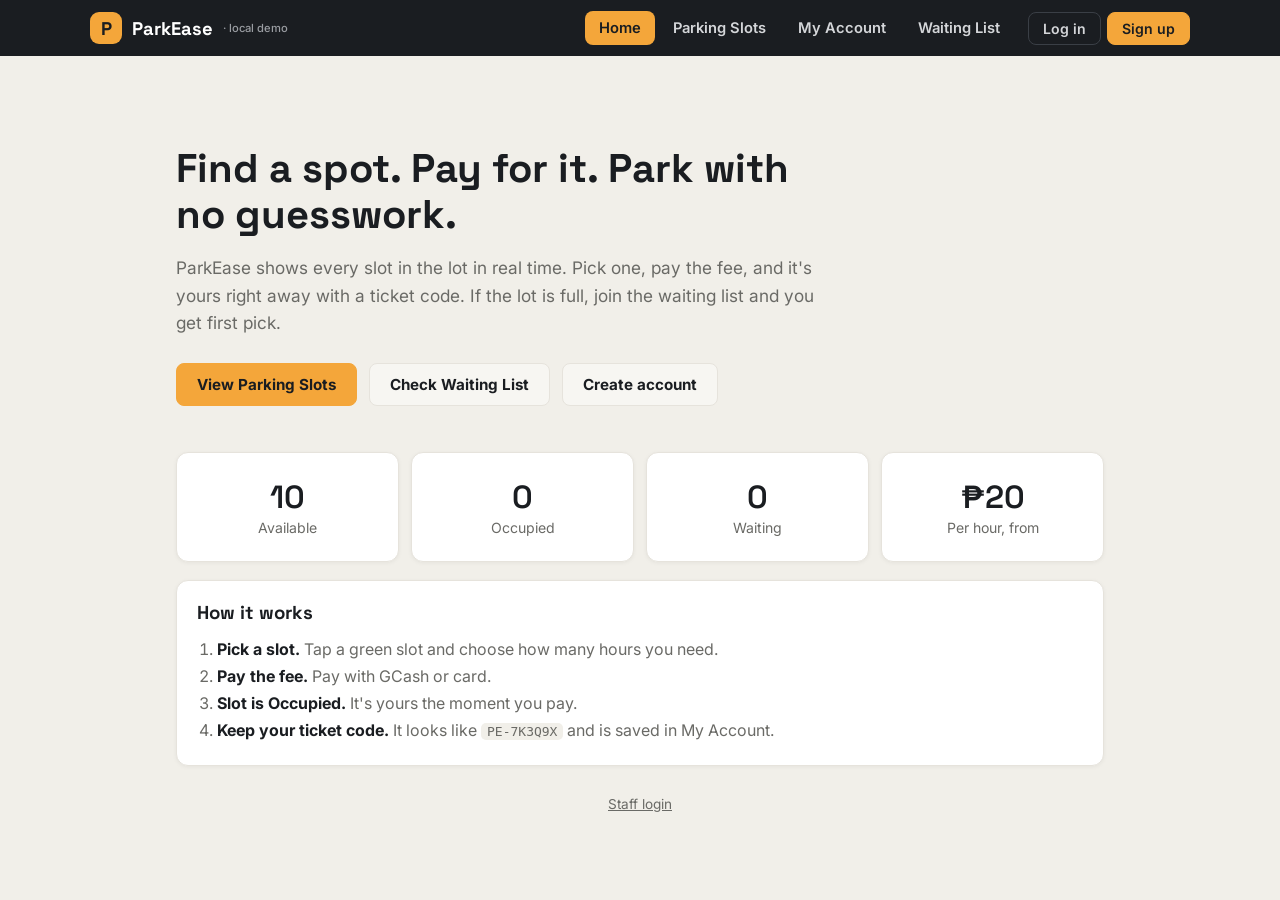
<file: index.html>
<!DOCTYPE html>
<html lang="en">
<head>
<meta charset="UTF-8">
<meta name="viewport" content="width=device-width, initial-scale=1">
<title>ParkEase – Parking Slot Reservation</title>
<link rel="preconnect" href="https://fonts.googleapis.com"><link href="https://fonts.googleapis.com/css2?family=Inter:wght@400;500;600;700&family=Space+Grotesk:wght@500;600;700&display=swap" rel="stylesheet">
<link rel="stylesheet" href="style.css">
</head>
<body>
<header><div class="bar">
  <div class="logo"><i class="mark">P</i>ParkEase <span class="mode" id="mode"></span></div>
  <nav id="nav">
    <button data-p="home" class="on">Home</button><button data-p="slots">Parking Slots</button>
    <button data-p="mine">My Account</button><button data-p="wait">Waiting List</button>
  </nav>
  <div id="who"></div>
</div></header>
<main>

<section id="home" class="on">
  <div class="hero"><h1>Find a spot. Pay for it. Park with no guesswork.</h1><p>ParkEase shows every slot in the lot in real time. Pick one, pay the fee, and it's yours right away with a ticket code. If the lot is full, join the waiting list and you get first pick.</p>
  <div class="row" id="heroBtns"></div></div>
  <div class="stats" id="stats"></div>
  <div class="card steps">
    <h3 style="margin:0 0 12px">How it works</h3>
    <ol>
      <li><b>Pick a slot.</b> Tap a green slot and choose how many hours you need.</li>
      <li><b>Pay the fee.</b> Pay with GCash or card.</li>
      <li><b>Slot is Occupied.</b> It's yours the moment you pay.</li>
      <li><b>Keep your ticket code.</b> It looks like <code>PE-7K3Q9X</code> and is saved in My Account.</li>
    </ol>
  </div>
</section>

<section id="auth">
  <div class="card" style="max-width:440px;margin:auto">
    <h2>Welcome to ParkEase</h2><p class="sub">Log in or create an account to take a parking slot.</p>
    <div class="tabs" id="tabs"><button data-t="login" class="on" onclick="authTab('login')">Log in</button><button data-t="signup" onclick="authTab('signup')">Sign up</button></div>
    <div class="form" id="fLogin">
      <label for="liUser">Username</label><input id="liUser" placeholder="Your username" autocomplete="username" maxlength="20">
      <label for="liPass">Password</label><input id="liPass" type="password" placeholder="Your password" autocomplete="current-password" onkeydown="if(event.key==='Enter')login()">
      <button class="btn" onclick="login()">Log in</button>
      <p class="sub" style="margin:4px 0 0">No account yet? <button class="link" onclick="authTab('signup')">Sign up</button></p>
    </div>
    <div class="form" id="fSignup" style="display:none">
      <label for="suName">Full name</label><input id="suName" placeholder="e.g. Juan Dela Cruz" autocomplete="name" maxlength="30">
      <label for="suUser">Username</label><input id="suUser" placeholder="3–20 letters, numbers or _" autocomplete="username" maxlength="20">
      <label for="suPass">Password</label><input id="suPass" type="password" placeholder="At least 4 characters" autocomplete="new-password">
      <label for="suPass2">Confirm password</label><input id="suPass2" type="password" placeholder="Type the password again" autocomplete="new-password" onkeydown="if(event.key==='Enter')signup()">
      <button class="btn" onclick="signup()">Create account</button>
      <p class="sub" style="margin:4px 0 0">Already have an account? <button class="link" onclick="authTab('login')">Log in</button></p>
    </div>
  </div>
</section>

<section id="slots">
  <h2>Parking Slots</h2><p class="sub">Tap a green slot and pay the fee. It becomes Occupied as soon as you pay. One slot per person.</p>
  <div id="slotNote"></div>
  <div class="card">
    <div class="row"><div class="legend"><span><i class="dot" style="background:var(--ok)"></i>Available</span><span><i class="dot" style="background:var(--bad)"></i>Occupied</span></div></div>
    <div class="grid" id="grid"></div>
  </div>
</section>

<section id="mine">
  <h2>My Account</h2><p class="sub">Your profile, ticket code and parking status.</p>
  <div class="card" id="mineOut"></div>
</section>

<section id="wait">
  <h2>Waiting List</h2><p class="sub">First come, first served. You can join when no free slot is left for you. When a slot opens, the first person in line gets to take it.</p>
  <div class="card"><div id="waitNote"></div><div class="row"><button class="btn o" id="joinBtn" onclick="joinQueue()">Join waiting list</button></div>
  <div id="waitOut"></div></div>
</section>

<p class="foot"><a href="admin/">Staff login</a></p>
</main>

<dialog id="resDlg"><div class="dlg"><h3 id="rdTitle" style="margin-top:0"></h3><div id="rdBody"></div></div></dialog>
<dialog id="tkDlg"><div class="dlg"><div id="tkBody"></div><div class="row noprint" style="margin:14px 0 0"><button class="btn l sm" onclick="closeDlg('tkDlg')">Close</button></div></div></dialog>
<div id="toast"></div>

<script src="common.js"></script>
<script src="script.js"></script>
</body>
</html>
</file>
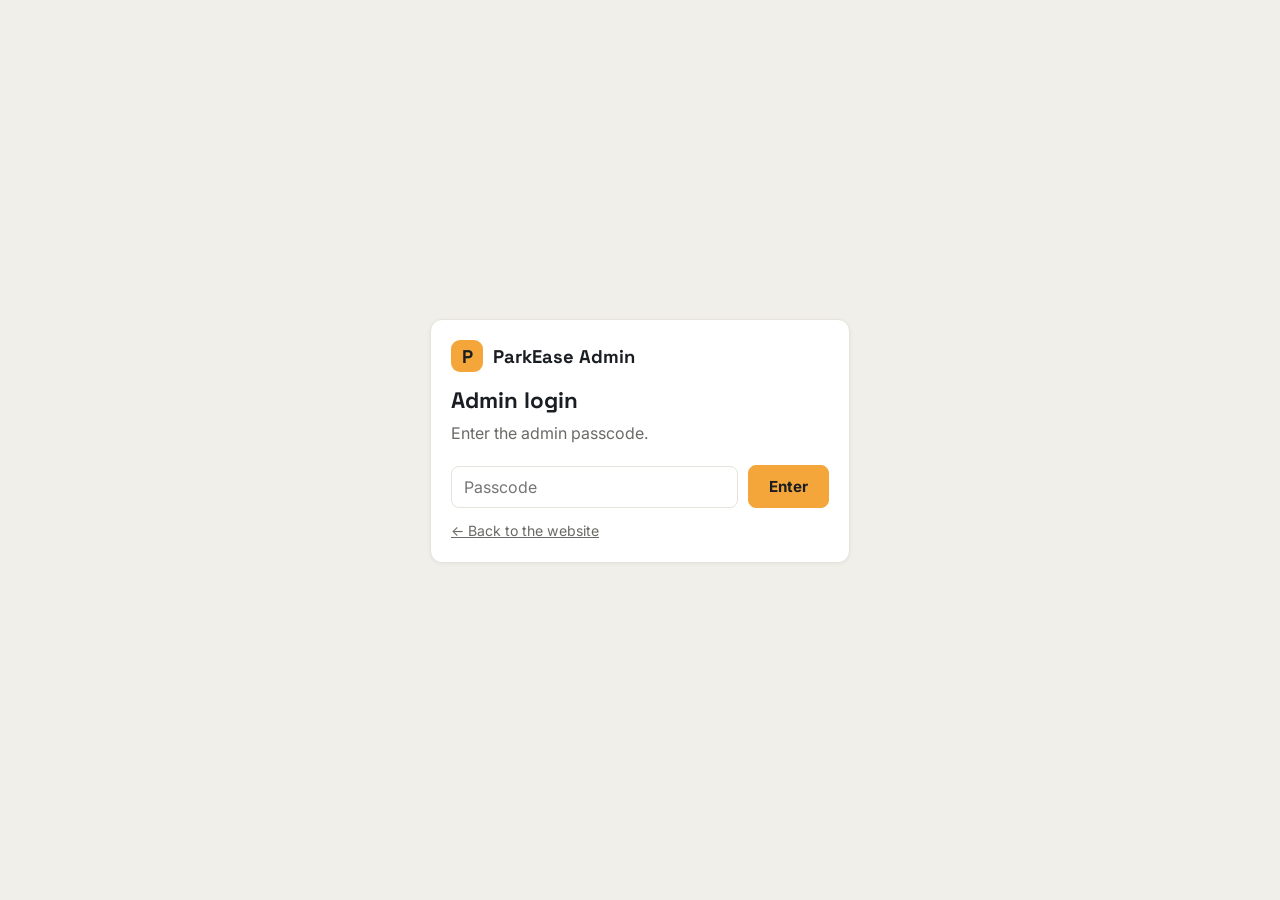
<file: admin/index.html>
<!DOCTYPE html>
<html lang="en">
<head>
<meta charset="UTF-8">
<meta name="viewport" content="width=device-width, initial-scale=1">
<title>ParkEase Admin</title>
<link rel="preconnect" href="https://fonts.googleapis.com"><link href="https://fonts.googleapis.com/css2?family=Inter:wght@400;500;600;700&family=Space+Grotesk:wght@500;600;700&display=swap" rel="stylesheet">
<link rel="stylesheet" href="/style.css">
</head>
<body class="adm">

<div id="gate" class="gate">
  <div class="card" style="max-width:420px;width:100%">
    <div class="logo" style="color:var(--ink);margin-bottom:14px"><i class="mark">P</i>ParkEase Admin</div>
    <h2 style="font-size:1.4rem">Admin login</h2><p class="sub">Enter the admin passcode.</p>
    <div class="row"><input id="pass" type="password" placeholder="Passcode" style="flex:1" onkeydown="if(event.key==='Enter')adminLogin()"><button class="btn" onclick="adminLogin()">Enter</button></div>
    <p class="sub" style="margin:6px 0 0;font-size:.88rem"><a href="/index.html" style="color:inherit">← Back to the website</a></p>
  </div>
</div>

<div id="shell" class="shell" style="display:none">
  <aside class="side">
    <div class="logo"><i class="mark">P</i>ParkEase <span class="mode" id="mode"></span></div>
    <div class="sidelabel">Admin dashboard</div>
    <nav id="tabs">
      <button data-t="overview" class="on">📊 Overview</button>
      <button data-t="reservations">🎟️ Reservations</button>
      <button data-t="slots">🅿️ Parking Slots</button>
      <button data-t="wait">⏳ Waiting List <span class="badge" id="bWait"></span></button>
      <button data-t="users">👥 Users</button>
    </nav>
    <div class="sidefoot"><a href="../index.html">← Back to website</a><button class="hb" onclick="adminLogout()">Log out</button></div>
  </aside>

  <div class="content">

    <section id="t-overview" class="on">
      <h2>Overview</h2><p class="sub">Live status of the lot and today's money.</p>
      <div class="stats" id="astats"></div>

      <div class="card"><h3 style="margin-top:0">Check a ticket code</h3>
        <p class="sub" style="margin-bottom:12px">Type the code on a driver's ticket to see the slot, time and payment. Slots turn Occupied automatically when the driver pays.</p>
        <div class="row" style="margin-bottom:0"><input id="vCode" placeholder="e.g. PE-7K3Q9X" style="flex:1;min-width:180px;text-transform:uppercase" onkeydown="if(event.key==='Enter')verifyCode()"><button class="btn" onclick="verifyCode()">Check code</button></div>
        <div id="vOut"></div></div>

      <div class="card"><h3 style="margin-top:0">Currently parked</h3>
        <p class="sub" style="margin-bottom:8px">Paid tickets with an Occupied slot. Check out a driver when they leave.</p><div id="aPending"></div></div>
    </section>

    <section id="t-reservations">
      <h2>Reservations</h2><p class="sub">Every ticket: check out, cancel and refund, or mark a refund as paid.</p>
      <div class="card">
        <div class="row"><input id="rq" placeholder="Search code, slot or name…" oninput="renderRes()" style="flex:1;min-width:180px">
        <select id="rFilter" onchange="renderRes()"><option value="">All statuses</option><option>Occupied</option><option>Completed</option><option>Cancelled</option></select></div>
        <div class="tbl"><table><thead><tr><th>Code</th><th>Slot</th><th>Customer</th><th>Hours</th><th>Fee</th><th>Payment</th><th>Status</th><th>Booked</th><th>Actions</th></tr></thead><tbody id="rBody"></tbody></table></div>
      </div>
    </section>

    <section id="t-slots">
      <h2>Parking Slots</h2><p class="sub">Add slots, set the hourly rate, rename or delete them.</p>
      <div class="card"><h3 style="margin-top:0">➕ Add parking slot</h3>
        <div class="row"><select id="secSel" onchange="pickSection()"></select>
        <input id="secNew" placeholder="New section (e.g. VIP)" oninput="suggest()">
        <input id="numIn" placeholder="Number or name (e.g. 6)" style="width:170px">
        <input id="rateIn" type="number" min="0" step="1" placeholder="₱ per hour" style="width:120px" aria-label="Rate per hour in pesos">
        <button class="btn g" onclick="addSlot()">Add slot</button></div>
        <small class="sub">Pick an existing section to auto-fill the next number, or type a new section. Result looks like A6, VIP1, or Visitor.</small></div>
      <div class="card"><h3 style="margin-top:0">All slots</h3>
        <div class="row"><input id="q" placeholder="Search slot label…" oninput="renderSlots()" style="flex:1;min-width:160px">
        <select id="sortBy" onchange="renderSlots()"><option value="label">Sort: Label</option><option value="status">Sort: Status</option></select></div>
        <div class="tbl"><table><thead><tr><th>Slot</th><th>Rate / hour</th><th>Status</th><th>Held by</th><th>Ticket</th><th>Actions</th></tr></thead><tbody id="sBody"></tbody></table></div></div>
    </section>

    <section id="t-wait">
      <h2>Waiting List</h2><p class="sub">The first people in line get to reserve the next free slots.</p>
      <div class="card" id="aWait"></div>
    </section>

    <section id="t-users">
      <h2>Registered users</h2><p class="sub">Everyone who has created an account.</p>
      <div class="card" id="aUsers"></div>
    </section>

  </div>
</div>

<dialog id="slotDlg"><div class="dlg"><h3 style="margin-top:0">Edit slot</h3><div id="sdBody"></div></div></dialog>
<div id="toast"></div>

<script src="/common.js"></script>
<script src="/admin/admin.js"></script>
</body>
</html>
</file>
<file: style.css>
:root{--bg:#f1efe9;--card:#fff;--ink:#1a1d21;--mut:#6a6a66;--acc:#f4a63a;--ok:#2f9e5f;--warn:#e0a100;--bad:#d9483b;--line:#e6e3dc;--dark:#1a1d21}
*{box-sizing:border-box}
body{margin:0;font-family:Inter,system-ui,-apple-system,Segoe UI,Roboto,sans-serif;background:var(--bg);color:var(--ink)}
h1,h2,h3,.logo,.stat b,.slot b{font-family:"Space Grotesk",Inter,system-ui,sans-serif}
header{background:var(--dark);color:#fff;padding:0 24px;position:sticky;top:0;z-index:5}
.bar{max-width:1100px;margin:auto;display:flex;align-items:center;gap:14px;flex-wrap:wrap;min-height:56px}
.logo{font-weight:700;font-size:1.15rem;margin-right:auto;display:flex;align-items:center;gap:10px}
.mark{background:var(--acc);color:var(--dark);width:32px;height:32px;border-radius:9px;display:grid;place-items:center;font-style:normal;font-weight:700}
nav{display:flex;gap:4px;flex-wrap:wrap}
nav button{background:transparent;color:#d4d6d9;border:0;padding:8px 14px;border-radius:8px;cursor:pointer;font:600 .92rem Inter,sans-serif}
nav button:hover{color:#fff}nav button.on{background:var(--acc);color:var(--dark)}
main{max-width:960px;margin:0 auto;padding:40px 16px}
section{display:none}section.on{display:block}
h2{margin:0 0 6px;font-size:1.8rem}.sub{color:var(--mut);margin:0 0 20px;line-height:1.5}
.card{background:var(--card);border:1px solid var(--line);border-radius:12px;padding:20px;box-shadow:0 1px 4px #0000000d;margin-bottom:18px}
.stats{display:grid;grid-template-columns:repeat(auto-fit,minmax(150px,1fr));gap:12px;margin-bottom:18px}
.stat{background:var(--card);border:1px solid var(--line);border-radius:12px;padding:24px 12px;text-align:center;box-shadow:0 1px 4px #0000000d}
.stat b{display:block;font-size:2rem;font-weight:600}.stat span{color:var(--mut);font-size:.88rem}
.hero{padding:50px 0 34px;max-width:640px}
.hero h1{margin:0 0 16px;font-size:2.5rem;line-height:1.15;font-weight:700}
.hero p{margin:0 0 26px;color:var(--mut);font-size:1.08rem;line-height:1.6}
.hero .row{gap:12px}
input,select{padding:10px 12px;border:1px solid var(--line);border-radius:8px;font:1rem Inter,sans-serif;background:#fff;color:var(--ink);min-width:0}
input:focus,select:focus{outline:2px solid var(--acc);border-color:transparent}
.btn{background:var(--acc);color:var(--dark);border:1px solid var(--acc);padding:11px 20px;border-radius:8px;font:700 .95rem Inter,sans-serif;cursor:pointer}
.btn:hover{filter:brightness(.96)}
.btn.l{background:#f7f6f2;color:var(--ink);border-color:var(--line)}
.btn.g{background:var(--ok);border-color:var(--ok);color:#fff}.btn.r{background:var(--bad);border-color:var(--bad);color:#fff}.btn.o{background:var(--acc)}
.btn.sm{padding:6px 11px;font-size:.8rem}.btn:disabled{opacity:.4;cursor:not-allowed}
.row{display:flex;gap:10px;flex-wrap:wrap;align-items:center;margin-bottom:12px}
.legend{display:flex;gap:14px;flex-wrap:wrap;font-size:.85rem;color:var(--mut)}
.dot{display:inline-block;width:10px;height:10px;border-radius:50%;margin-right:6px}
.grid{display:grid;grid-template-columns:repeat(auto-fill,minmax(120px,1fr));gap:12px}
.slot{border-radius:12px;padding:16px 8px;text-align:center;border:1px solid var(--line);background:var(--card);transition:.15s}
.slot b{font-size:1.35rem;display:block}.slot small{display:block;margin-top:4px;font-weight:600;word-break:break-word;font-size:.8rem}
.slot.Available{background:#eaf6ef;border-color:#9fd5b6;color:#1f7a47;cursor:pointer}
.slot.Available:hover{transform:translateY(-3px);box-shadow:0 6px 14px #2f9e5f33}
.slot.Reserved{background:#fdf3d8;border-color:#ecd081;color:#8a6200}
.slot.Occupied{background:#fbe6e3;border-color:#eba9a1;color:#a3281d}
table{width:100%;border-collapse:collapse}
th,td{text-align:left;padding:11px 8px;border-bottom:1px solid var(--line);font-size:.92rem}
th{color:var(--mut);font-size:.75rem;text-transform:uppercase;letter-spacing:.04em}
.tbl{overflow-x:auto}
.pill{padding:3px 10px;border-radius:999px;font-size:.78rem;font-weight:700}
.pill.Available{background:#d9f0e2;color:#1f7a47}.pill.Reserved{background:#fbe9b5;color:#8a6200}.pill.Occupied{background:#f8d4cf;color:#a3281d}
.q{display:flex;align-items:center;gap:12px;padding:11px 0;border-bottom:1px solid var(--line)}
.num{background:var(--acc);color:var(--dark);width:32px;height:32px;border-radius:8px;display:grid;place-items:center;font-weight:700;flex:none}
.empty{color:var(--mut);text-align:center;padding:18px}
#toast{position:fixed;bottom:24px;left:50%;transform:translateX(-50%) translateY(90px);background:var(--dark);color:#fff;padding:12px 20px;border-radius:10px;transition:.3s;z-index:20;max-width:90%}
#toast.show{transform:translateX(-50%) translateY(0)}
.mode{font:500 .7rem Inter,sans-serif;color:#9a9da2}

/* ===== Accounts: header user area, auth page, user page ===== */
#who{display:flex;gap:6px;align-items:center;flex-wrap:wrap}
.hb{background:transparent;color:#d4d6d9;border:1px solid #3a3f46;padding:7px 14px;border-radius:8px;cursor:pointer;font:600 .88rem Inter,sans-serif}
.hb:hover{color:#fff;border-color:#6a6f77}
.hb.on{background:var(--acc);color:var(--dark);border-color:var(--acc)}
.tabs{display:flex;gap:6px;margin-bottom:18px;background:#f7f6f2;border:1px solid var(--line);border-radius:10px;padding:4px}
.tabs button{flex:1;border:0;background:transparent;padding:9px;border-radius:7px;cursor:pointer;font:700 .92rem Inter,sans-serif;color:var(--mut)}
.tabs button.on{background:var(--acc);color:var(--dark)}
.form{display:grid;gap:10px}
.form label{font-size:.82rem;font-weight:600;color:var(--mut);margin-bottom:-4px}
.form input{width:100%}
.note{background:#fff8e8;border:1px solid #f0d9a0;color:#7a5a10;border-radius:10px;padding:12px 14px;margin-bottom:14px;line-height:1.5;font-size:.92rem}
.note a{color:inherit;font-weight:700}
.note.ok{background:#eaf6ef;border-color:#9fd5b6;color:#1f7a47}
.profile{display:flex;align-items:center;gap:14px;margin-bottom:18px}
.avatar{width:52px;height:52px;border-radius:50%;background:var(--acc);color:var(--dark);display:grid;place-items:center;font:700 1.4rem "Space Grotesk",Inter,sans-serif;flex:none}
.slot.mine{outline:3px solid var(--acc);outline-offset:2px}
.link{background:none;border:0;padding:0;color:inherit;font:inherit;font-weight:700;text-decoration:underline;cursor:pointer}
@media(max-width:640px){#who{width:100%}.hero h1{font-size:1.9rem}}

/* ===== Reservations: fee box, ticket, dialogs ===== */
.slot small.rate{font-weight:500;opacity:.8;margin-top:2px}
.pill.Completed{background:#e8e9eb;color:#555}.pill.Cancelled{background:#eee;color:#8a8a86}.pill.Paid{background:#d9f0e2;color:#1f7a47}
.note.bad{background:#fbe6e3;border-color:#eba9a1;color:#a3281d}
dialog{border:0;border-radius:14px;padding:0;width:min(440px,92vw);box-shadow:0 20px 60px #0004;color:var(--ink)}
dialog::backdrop{background:#1a1d2199}
.dlg{padding:22px}
.feebox{display:flex;justify-content:space-between;align-items:center;background:#fff8e8;border:1px solid #f0d9a0;border-radius:10px;padding:14px 16px;margin:14px 0 8px}
.feebox b{font:700 1.6rem "Space Grotesk",Inter,sans-serif}
.ticket{background:#fff;border:2px dashed #d9d4c6;border-radius:14px;padding:16px;position:relative}
.ticket .th{display:flex;justify-content:space-between;align-items:center;gap:8px;font-weight:600;font-size:.85rem;color:var(--mut)}
.tcode{font:700 2.1rem "Space Grotesk",Inter,sans-serif;letter-spacing:.08em;text-align:center;margin:14px 0;padding:12px 8px;background:var(--dark);color:var(--acc);border-radius:10px;user-select:all;word-break:break-all}
.tgrid{display:grid;grid-template-columns:1fr 1fr;gap:10px 14px}
.tgrid small,.vgrid small{display:block;color:var(--mut);font-size:.75rem}.tgrid b,.vgrid b{font-size:.95rem}
.tnote{color:var(--mut);font-size:.85rem;line-height:1.5;margin:12px 0 0}
.steps ol{margin:0;padding-left:20px;line-height:1.7;color:var(--mut)}.steps b{color:var(--ink)}
.steps code{background:#f1efe9;padding:1px 6px;border-radius:5px}
.foot{text-align:center;margin:30px 0 0;font-size:.85rem}.foot a{color:var(--mut)}
@media print{
  body *{visibility:hidden}
  .printme,.printme *{visibility:visible}
  .printme{position:fixed;left:0;top:0;width:100%;border-color:#000}
  .noprint{display:none!important}
}

/* ===== Admin page: left sidebar layout ===== */
.gate{min-height:100vh;display:flex;align-items:center;justify-content:center;padding:16px}
.shell{display:grid;grid-template-columns:240px 1fr;min-height:100vh}
.side{background:var(--dark);color:#fff;padding:20px 14px;position:sticky;top:0;height:100vh;display:flex;flex-direction:column;gap:6px;overflow-y:auto}
.side .logo{margin:0 0 14px 6px}
.sidelabel{font:600 .75rem Inter,sans-serif;color:#8d9096;margin:0 0 4px 10px}
.side nav{flex-direction:column;gap:4px}
.side nav button{text-align:left;width:100%;padding:11px 12px;display:flex;align-items:center;gap:8px;font-size:.95rem}
.badge{margin-left:auto;background:var(--bad);color:#fff;border-radius:999px;font-size:.72rem;padding:1px 8px;font-weight:700}
.badge:empty{display:none}
.side nav button.on .badge{background:var(--dark)}
.sidefoot{margin-top:auto;display:grid;gap:8px;padding-top:16px}
.sidefoot a{color:#b9bcc1;font-size:.88rem;padding:6px 10px;text-decoration:none}.sidefoot a:hover{color:#fff}
.content{padding:32px 28px;min-width:0;max-width:1100px;width:100%}
.content .stats{grid-template-columns:repeat(auto-fit,minmax(140px,1fr))}
.acts{white-space:nowrap}.acts .btn{margin:0 4px 4px 0}
td .pill{display:inline-block;margin-top:3px}
.vcard{margin-top:14px;border:1px solid var(--line);border-radius:12px;padding:16px;background:#faf9f5}
.vcode{font:700 1.4rem "Space Grotesk",Inter,sans-serif;letter-spacing:.06em}
.vgrid{display:grid;grid-template-columns:repeat(auto-fit,minmax(140px,1fr));gap:10px}
@media(max-width:800px){
  .shell{grid-template-columns:1fr}
  .side{position:static;height:auto;flex-direction:column;padding:12px}
  .side nav{flex-direction:row;overflow-x:auto;flex-wrap:nowrap}
  .side nav button{width:auto;white-space:nowrap}
  .sidefoot{grid-auto-flow:column;margin-top:6px;padding-top:6px;align-items:center}
  .content{padding:20px 14px}
}

.pill.Pending{background:#fbe9b5;color:#8a6200}
</file>
